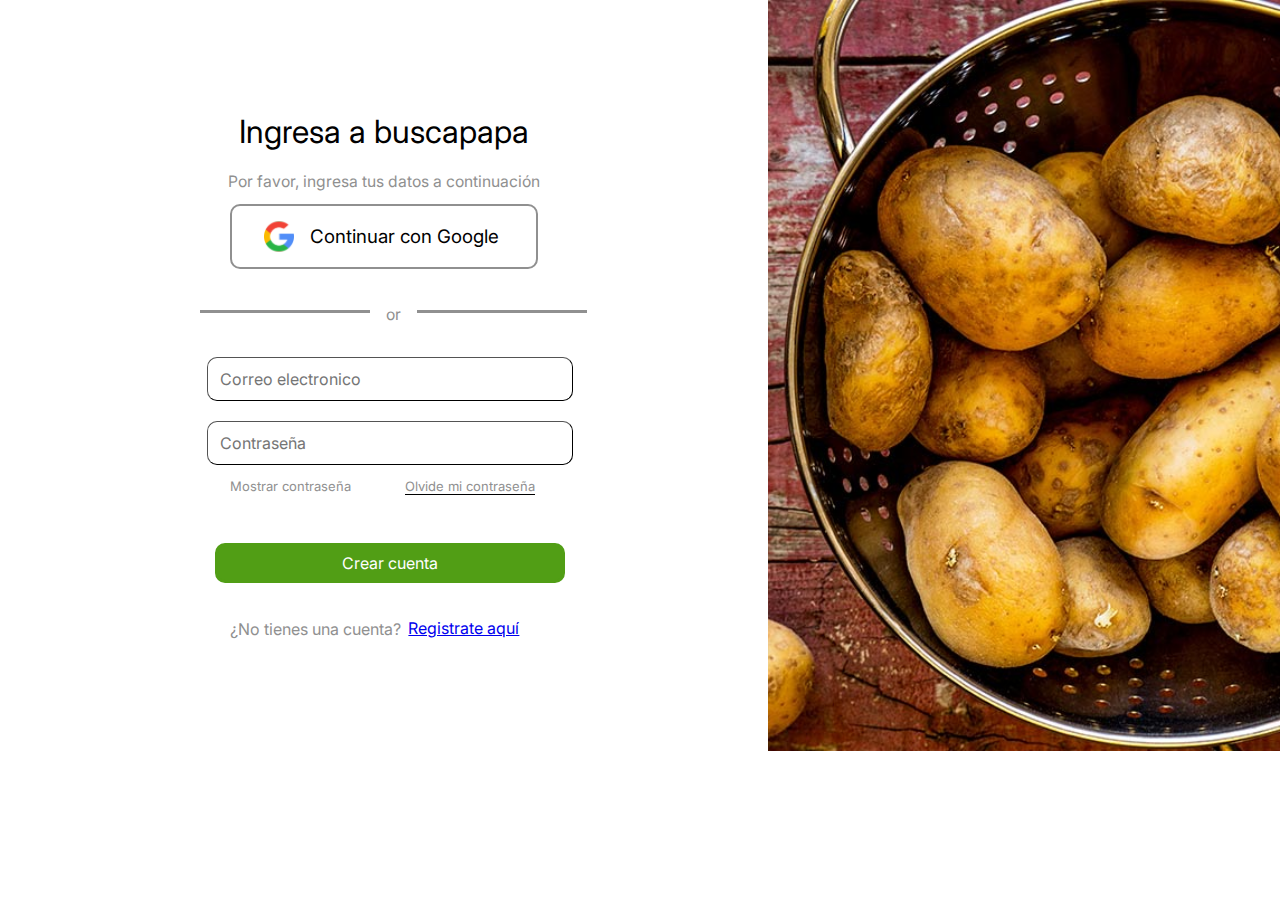
<file: login.html>
<!DOCTYPE html>
<html lang="en">
<head>
    <meta charset="UTF-8">
    <meta http-equiv="X-UA-Compatible" content="IE=edge">
    <meta name="viewport" content="width=device-width, initial-scale=1.0">
    <link rel="preconnect" href="https://fonts.googleapis.com">
    <link rel="preconnect" href="https://fonts.gstatic.com" crossorigin>
    <link href="https://fonts.googleapis.com/css2?family=Inter:wght@500&display=swap" rel="stylesheet">
    <title>Log in</title>
    <script type="text/javascript" src="script.js"></script>
    <style>

        body{
            padding: 0;
            margin: 0;
            font-family: 'Inter', sans-serif;
        }

        main{
            display: flex;
        }

        .div-left{
            width: 60%;
        }

        .div-right{
            width: 40%;
            text-align: right;
        }

        h1{
            margin-top: 7rem;
            text-align: center;
            font-weight: normal;
        }

        h2{
            font-size: 0.98rem;
            text-align: center;
            font-weight: normal;
            color: #909090;
        }

        h3{
            font-weight: normal;
            padding-left: 1rem;
        }
        .card-reg-google{
            font-weight: normal;
            border-color: #909090;;
            border-width: 2px;
            border-style: solid;
            border-radius: 10px;
            padding-left: 2rem;
            padding-right: 1rem;
            margin-right: 30%;
            display: flex;
            cursor: pointer;
            margin-left: 30%;
        }

        .linea_horizontal{
            margin-top: 3%;
            display: flex;
        }

        .uno{
            border-bottom: solid #909090;
            width: 170px;
            margin-bottom: 1.5rem;
            margin-left: 26%;
        }
        .h2-or{
            font-size: 0.98rem;
            text-align: center;
            font-weight: normal;
            color: #909090;
            padding-left: 1rem;
            padding-right: 1rem;
        }

        .dos{
            border-bottom: solid #909090;
            width: 170px;
            margin-bottom: 1.5rem;
        }

        input{
            display: block;
            font-family: 'Inter', sans-serif;
            font-size: 1rem;
            margin-top: 20px;
            width: 350px;
            height: 40px;
            background: none;
            outline: 0px;
            border: outset;
            border-color: black;
            border-width: 1px;
            border-radius: 10px;
            padding-left: 12px;
            margin-left: 27%;
        }

        button{
            font-family: 'Inter', sans-serif;
            font-size: 1rem;
            margin-top: 35px;
            width: 350px;
            height: 40px;
            color: white;
            border-radius: 10px;
            background-color: #519E15;
            border: solid;
            border-color: #519E15;
            cursor: pointer;
            margin-left: 28%;
        }

        .ingresa_aqui{
            margin-left: 30%;
            margin-top: 20px;
            display: flex;
            color: #909090;
        }
        a{
            padding-top: 15px;
            padding-left: 7px;
        }

        .div-contrasena{
            color: #909090;
            font-size: small;
            display: flex;
            margin-left: 30%;
        }

        #olvide_mi_contra{
            margin-left: 10%;
            cursor: pointer;
            border-bottom: solid black 1px;
        }
    </style>
</head>
<body>
    <main>
        <div class="div-left">
            <h1>Ingresa a buscapapa</h1>
            <h2>Por favor, ingresa tus datos a continuación</h2>
            <div class="register_witch_google">
                <div class="card-reg-google">
                    <img src="./assets/google.svg" width="30px" alt="">
                    <h3>Continuar con Google</h3>
                </div>   
            </div>
            <div class="linea_horizontal">
                <div class="uno"></div>
                <h2 class="h2-or">or</h2>
                <div class="dos"></div>
            </div>
            <form action="">
                <input type="text" placeholder="Correo electronico" autocomplete="email" required>
                <input type="text" placeholder="Contraseña" autocomplete="new-password" required>

                <div class="div-contrasena">
                    <p>Mostrar contraseña</p>
                    <p id="olvide_mi_contra">Olvide mi contraseña</p>
                </div>

                <button>Crear cuenta</button>
                <div class="ingresa_aqui">
                    <p>¿No tienes una cuenta?</p>
                    <a href="register.html">Registrate aquí</a>
                </div>
            </form>
        </div>
        <div class="div-right">
            <picture>
                <img src="./assets/img_login.svg" width="559px" alt="Papas en un plato">
            </picture>
        </div>
    </main>
</body>
</html>
</file>
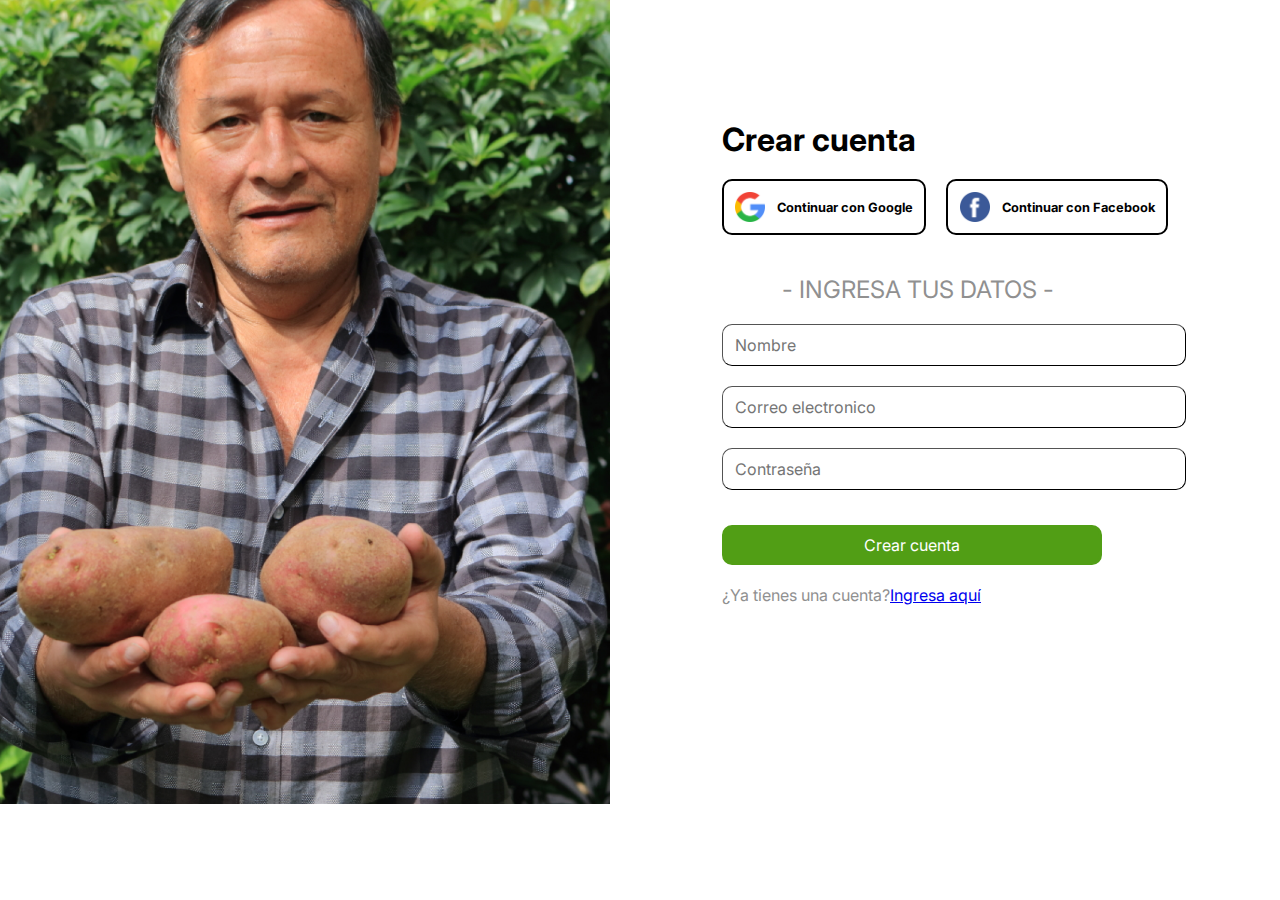
<file: register.html>
<!DOCTYPE html>
<html lang="en">
<head>
    <meta charset="UTF-8">
    <meta http-equiv="X-UA-Compatible" content="IE=edge">
    <meta name="viewport" content="width=device-width, initial-scale=1.0">
    <link rel="preconnect" href="https://fonts.googleapis.com">
    <link rel="preconnect" href="https://fonts.gstatic.com" crossorigin>
    <link href="https://fonts.googleapis.com/css2?family=Inter:wght@500&display=swap" rel="stylesheet">
    <title>Registro</title>
    <script type="text/javascript" src="script.js"></script>
    <style>
        *{
            padding: 0px;
            margin: 0px;
        }
        body{
            padding: 0;
            margin: 0;
            font-family: 'Inter', sans-serif;
        }

        main{
            display: flex;
        }

        .right-div{
            padding-left: 7rem;
        }
        
        .register_witch_google{
            padding-top: 20px;
            display: flex;
        }

        .card-reg-google{
            border-color: black;
            border-width: 2px;
            border-style: solid;
            border-radius: 10px;
            padding: 0.7rem;
            display: flex;
            cursor: pointer;
        }

        .card-reg-facebook{
            margin-left: 20px;
            border-color: black;
            border-width: 2px;
            border-style: solid;
            border-radius: 10px;
            padding: 0.7rem;
            display: flex;
            cursor: pointer;
        }

        h1{
            margin-top: 120px;
        }

        h2{
            margin-left: 60px;
            color: #909090;
            font-weight: normal;
        }
        h3{
            padding-left: 12px;
            margin-top: 8px;
            font-size: 0.8em;
        }

        input{
            display: block;
        }

        form{
            margin-top: 40px;
        }
        input{
            font-family: 'Inter', sans-serif;
            font-size: 1rem;
            margin-top: 20px;
            width: 450px;
            height: 40px;
            background: none;
            outline: 0px;
            border: outset;
            border-color: black;
            border-width: 1px;
            border-radius: 10px;
            padding-left: 12px;
        }

        button{
            font-family: 'Inter', sans-serif;
            font-size: 1rem;
            margin-top: 35px;
            width: 380px;
            height: 40px;
            color: white;
            border-radius: 10px;
            background-color: #519E15;
            border: solid;
            border-color: #519E15;
            cursor: pointer;
        }

        .ingresa_aqui{
            margin-top: 20px;
            display: flex;
            color: #909090;
        }
    </style>
</head>
<body>
    <main>
        <div class="left-div">
            <img src="./assets/img_register.png" width="610px" alt="">
        </div>
        <div class="right-div">
            <h1>Crear cuenta</h1>
            <div class="register_witch_google">
                <div class="card-reg-google">
                    <img src="./assets/google.svg" width="30px" alt="">
                    <h3>Continuar con Google</h3>
                </div>
                <div class="card-reg-facebook">
                    <img src="./assets/facebook.svg" width="30px" alt="">
                    <h3>Continuar con Facebook</h3>
                </div>      
            </div>
            <form action="">
                <h2> - INGRESA TUS DATOS - </h2>
                <input type="text" placeholder="Nombre" autocomplete="name" required>
                <input type="text" placeholder="Correo electronico" autocomplete="email" required>
                <input type="text" placeholder="Contraseña" autocomplete="new-password" required>
                <button>Crear cuenta</button>
                <div class="ingresa_aqui">
                    <p>¿Ya tienes una cuenta?</p>
                    <a href="login.html">Ingresa aquí</a>
                </div>
            </form>
        </div>
    </main>
</body>
</html>
</file>
